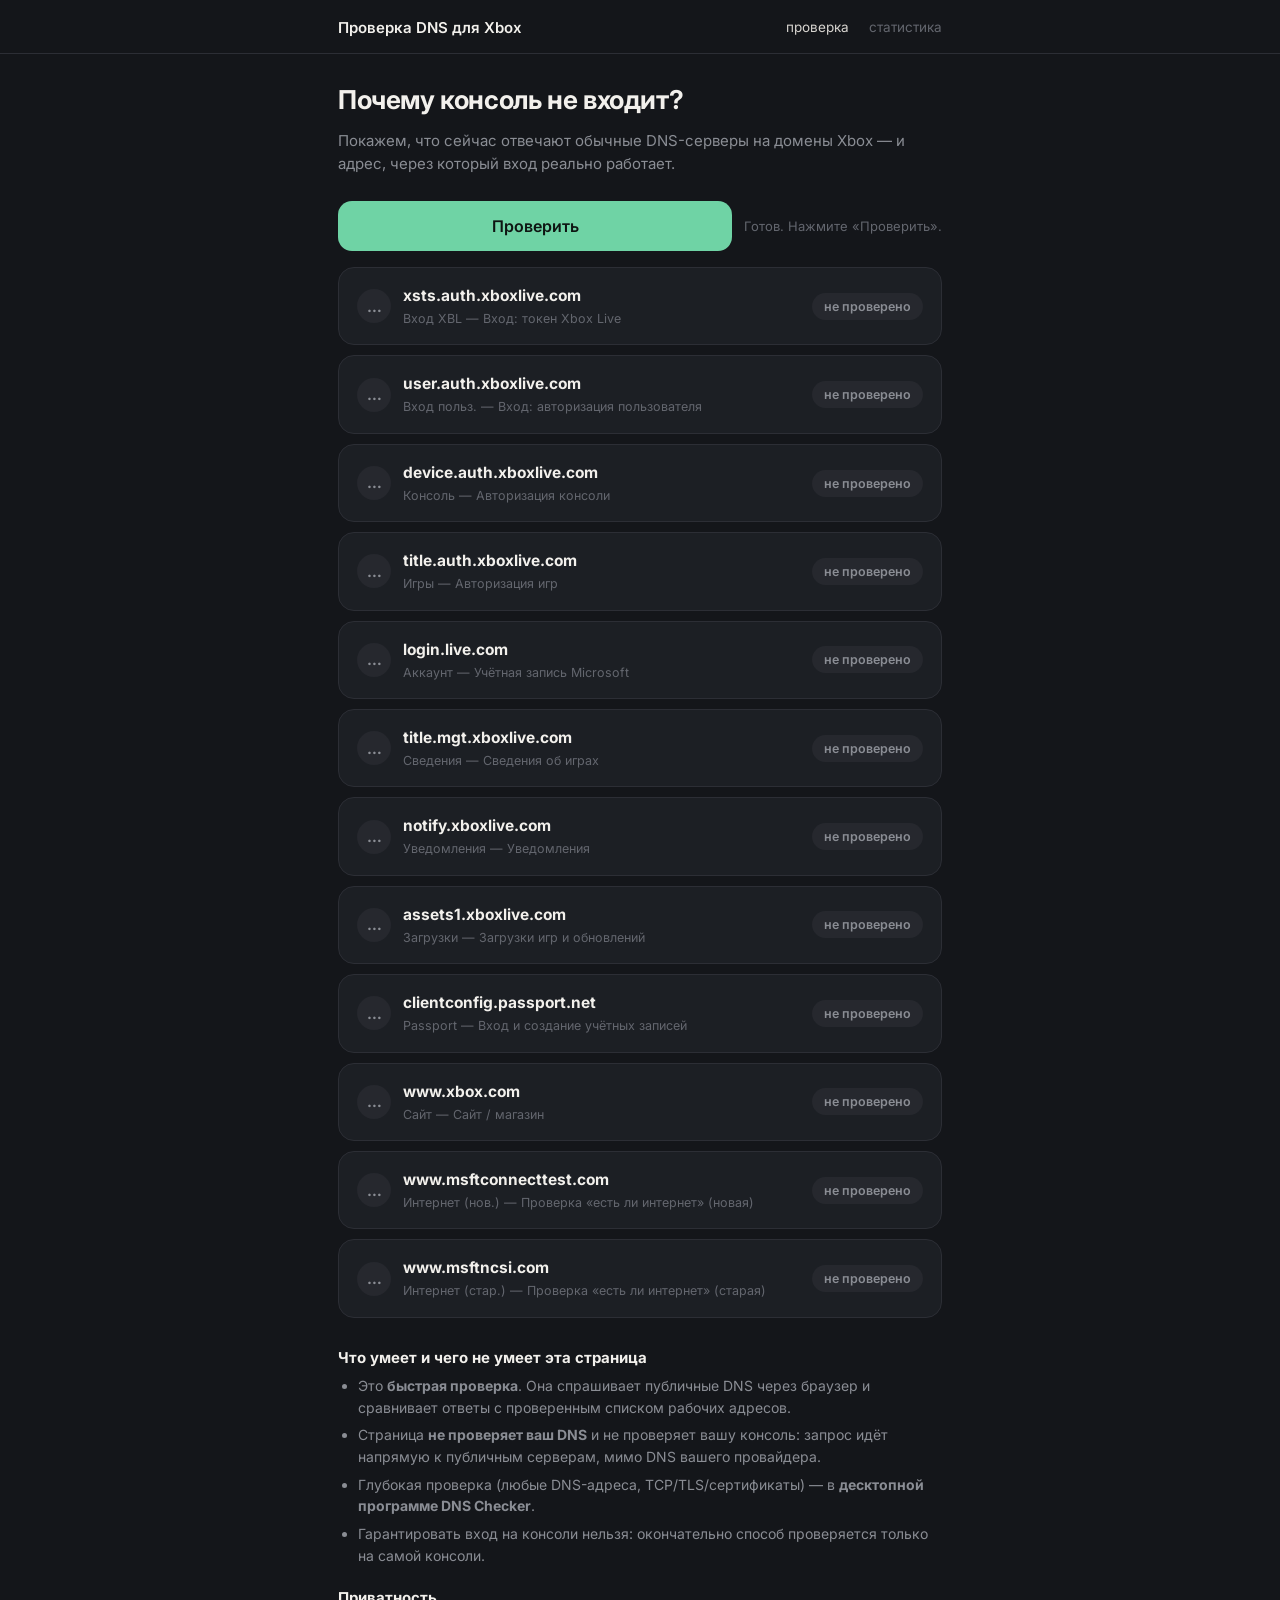
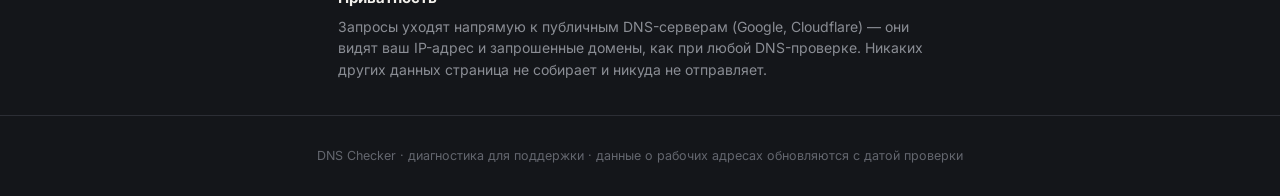
<file: docs/index.html>
<!DOCTYPE html>
<html lang="ru">
<head>
  <meta charset="UTF-8">
  <meta name="viewport" content="width=device-width, initial-scale=1.0">
  <title>Проверка DNS для Xbox</title>
  <link rel="preconnect" href="https://fonts.googleapis.com">
  <link rel="preconnect" href="https://fonts.gstatic.com" crossorigin>
  <link href="https://fonts.googleapis.com/css2?family=Inter:wght@400;500;600;700&display=swap" rel="stylesheet">
  <link rel="stylesheet" href="style.css">
</head>
<body>
  <header class="site-header">
    <div class="wrap sd-top">
      <div class="sd-logo">Проверка DNS для Xbox</div>
      <nav class="sd-nav">
        <span class="on">проверка</span>
        <a href="dashboard.html">статистика</a>
      </nav>
    </div>
  </header>

  <main class="wrap">
    <h1 class="sd-h1">Почему консоль не входит?</h1>
    <p class="sd-sub">Покажем, что сейчас отвечают обычные DNS-серверы на домены Xbox —
      и адрес, через который вход реально работает.</p>

    <div class="controls">
      <button id="check-all" class="sd-cta">Проверить</button>
      <span id="status-line" class="status-line" role="status"></span>
    </div>

    <div id="error-banner" class="error-banner" hidden></div>
    <div id="summary" class="sd-note" hidden></div>

    <section id="results" class="cards"></section>

    <section id="feedback-panel" class="feedback-panel" hidden>
      <h2>Проверили на консоли?</h2>
      <p class="fb-question">Вошёл ли вход в Xbox Live после смены DNS?</p>
      <div class="fb-buttons" id="fb-step1">
        <button data-outcome="worked" class="fb-btn fb-green">Вход заработал</button>
        <button data-outcome="same_error" class="fb-btn fb-yellow">Та же ошибка</button>
        <button data-outcome="different_error" class="fb-btn fb-red">Другая ошибка</button>
        <button data-outcome="unknown" class="fb-btn fb-gray">Не знаю / не проверял</button>
      </div>
      <div id="fb-step2" class="fb-step2" hidden>
        <p class="fb-question">Где прописан DNS? (можно не отвечать — но так статистика точнее)</p>
        <div class="fb-buttons">
          <button data-applied="console" class="fb-btn">На консоли</button>
          <button data-applied="router" class="fb-btn">На роутере</button>
          <button data-applied="both" class="fb-btn">И там, и там</button>
          <button data-applied="unknown" class="fb-btn fb-gray">Не скажу</button>
        </div>
      </div>
      <p class="fb-note">Анонимно: только результат, место настройки и итог проверки.
        Без имени, IP и данных абонента.</p>
      <p id="fb-status" class="fb-status" role="status"></p>
    </section>

    <section class="notes">
      <h2>Что умеет и чего не умеет эта страница</h2>
      <ul>
        <li>Это <strong>быстрая проверка</strong>. Она спрашивает публичные DNS через браузер
          и сравнивает ответы с проверенным списком рабочих адресов.</li>
        <li>Страница <strong>не проверяет ваш DNS</strong> и не проверяет вашу консоль:
          запрос идёт напрямую к публичным серверам, мимо DNS вашего провайдера.</li>
        <li>Глубокая проверка (любые DNS-адреса, TCP/TLS/сертификаты) — в
          <strong>десктопной программе DNS Checker</strong>.</li>
        <li>Гарантировать вход на консоли нельзя: окончательно способ проверяется
          только на самой консоли.</li>
      </ul>
      <h2>Приватность</h2>
      <p>Запросы уходят напрямую к публичным DNS-серверам (Google, Cloudflare) —
        они видят ваш IP-адрес и запрошенные домены, как при любой DNS-проверке.
        Никаких других данных страница не собирает и никуда не отправляет.</p>
    </section>
  </main>

  <footer class="site-footer">
    <p>DNS Checker · диагностика для поддержки · данные о рабочих адресах обновляются с датой проверки</p>
  </footer>

  <script src="config.js"></script>
  <script src="app.js"></script>
  <script src="feedback.js"></script>
</body>
</html>
</file>
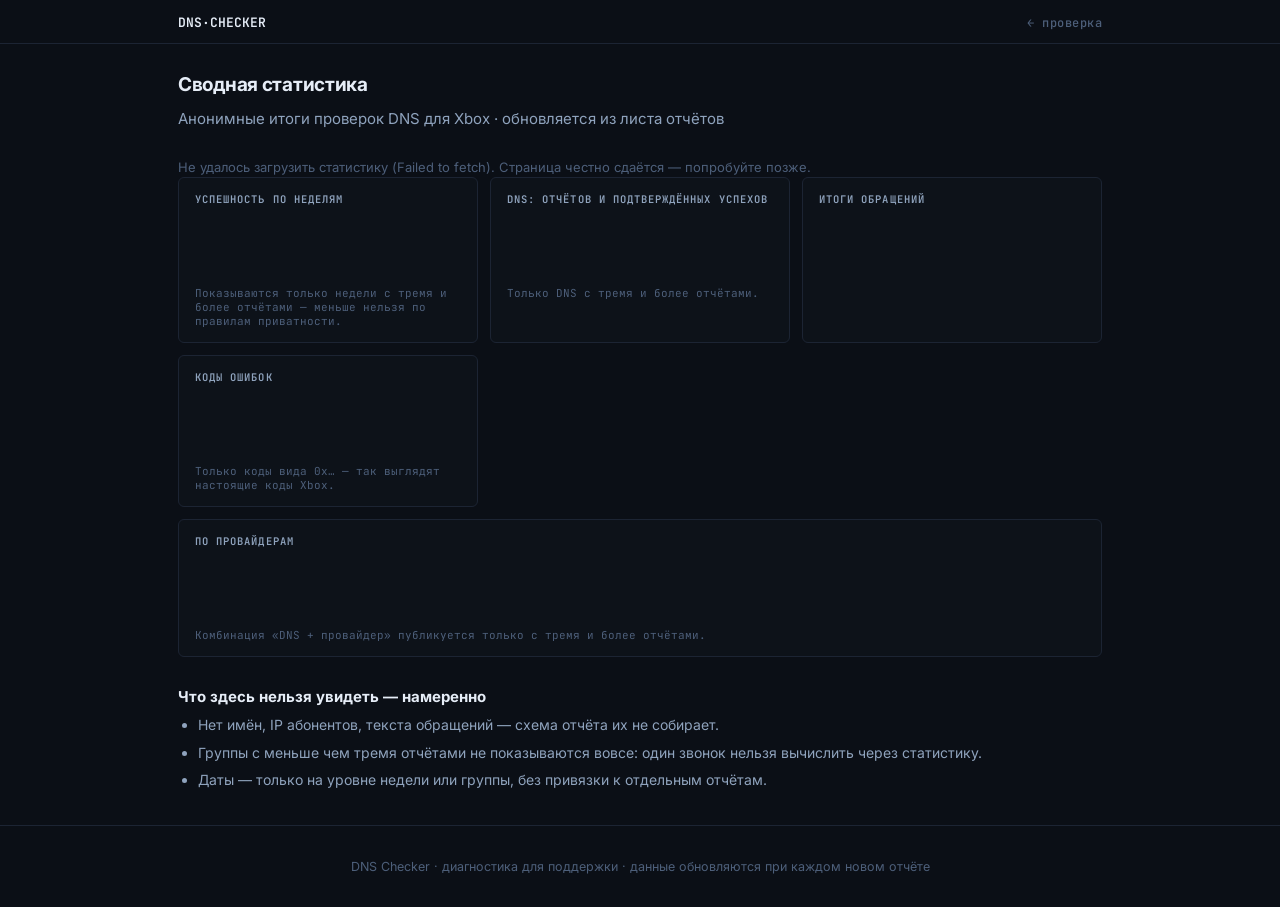
<file: docs/dashboard.html>
<!DOCTYPE html>
<html lang="ru">
<head>
  <meta charset="UTF-8">
  <meta name="viewport" content="width=device-width, initial-scale=1.0">
  <title>DNS Checker — сводная статистика</title>
  <link rel="preconnect" href="https://fonts.googleapis.com">
  <link rel="preconnect" href="https://fonts.gstatic.com" crossorigin>
  <link href="https://fonts.googleapis.com/css2?family=Inter:wght@400;500;600;700&family=JetBrains+Mono:wght@400;600&display=swap" rel="stylesheet">
  <link rel="stylesheet" href="style.css">
</head>
<body class="dash">
  <header class="site-header">
    <div class="wrap sd-top">
      <div class="sd-logo">DNS·CHECKER</div>
      <nav class="sd-nav">
        <a href="index.html">← проверка</a>
      </nav>
    </div>
  </header>

  <main class="wrap">
    <h1 class="sd-h1" style="font-size:19px">Сводная статистика</h1>
    <p class="sd-sub">Анонимные итоги проверок DNS для Xbox · обновляется из листа отчётов</p>

    <div id="dash-status" class="status-line">Загружаю статистику…</div>

    <section class="kpi-row" id="kpi-row" hidden>
      <div class="kpi-card"><div class="kpi-value" id="kpi-reports">—</div><div class="kpi-label">всего отчётов</div></div>
      <div class="kpi-card"><div class="kpi-value" id="kpi-rate">—</div><div class="kpi-label">подтверждённых успехов*</div></div>
      <div class="kpi-card"><div class="kpi-value" id="kpi-networks">—</div><div class="kpi-label">активных сетей (провайдеров)</div></div>
      <div class="kpi-card"><div class="kpi-value" id="kpi-30d">—</div><div class="kpi-label">отчётов за 30 дней</div></div>
    </section>
    <p class="dash-note" id="kpi-note" hidden>* успехи / все известные итоги («не знаю» не считается)</p>

    <section class="dash-grid">
      <div class="dash-panel" id="panel-week">
        <h2>Успешность по неделям</h2>
        <div class="panel-body" id="chart-week"></div>
        <p class="panel-note">Показываются только недели с тремя и более отчётами — меньше нельзя по правилам приватности.</p>
      </div>

      <div class="dash-panel" id="panel-dns">
        <h2>DNS: отчётов и подтверждённых успехов</h2>
        <div class="panel-body" id="chart-dns"></div>
        <p class="panel-note">Только DNS с тремя и более отчётами.</p>
      </div>

      <div class="dash-panel" id="panel-outcome">
        <h2>Итоги обращений</h2>
        <div class="panel-body" id="chart-outcome"></div>
      </div>

      <div class="dash-panel" id="panel-errors">
        <h2>Коды ошибок</h2>
        <div class="panel-body" id="table-errors"></div>
        <p class="panel-note">Только коды вида 0x… — так выглядят настоящие коды Xbox.</p>
      </div>

      <div class="dash-panel dash-wide" id="panel-org">
        <h2>По провайдерам</h2>
        <div class="panel-body" id="table-org"></div>
        <p class="panel-note">Комбинация «DNS + провайдер» публикуется только с тремя и более отчётами.</p>
      </div>
    </section>

    <section class="notes">
      <h2>Что здесь нельзя увидеть — намеренно</h2>
      <ul>
        <li>Нет имён, IP абонентов, текста обращений — схема отчёта их не собирает.</li>
        <li>Группы с меньше чем тремя отчётами не показываются вовсе: один звонок нельзя
          вычислить через статистику.</li>
        <li>Даты — только на уровне недели или группы, без привязки к отдельным отчётам.</li>
      </ul>
    </section>
  </main>

  <footer class="site-footer">
    <p>DNS Checker · диагностика для поддержки · данные обновляются при каждом новом отчёте</p>
  </footer>

  <script src="config.js"></script>
  <script src="dashboard.js"></script>
</body>
</html>
</file>
<file: docs/style.css>
/* DNS Checker — Platform 2.0 design system.
   Лицо 1 (публичное): «Soft Dark» — тёплый тёмный, карточки-вердикты, крупный тип.
   Лицо 2 (профессиональное): «Network Console» — графит, моноширинные цифры,
   плотные панели. Акцент общий: #6fd3a5 / #3fd68f (сигнальный зелёный). */

:root {
  --bg: #14161a;
  --surface: #1c1f24;
  --surface2: #26282e;
  --border: #2c2e35;
  --text: #f2f0ec;
  --body: #d8d5d0;
  --muted: #8a8d94;
  --faint: #63666e;
  --accent: #6fd3a5;
  --accent-ink: #0e1512;
  --warn: #e8c33f;
  --warn-bg: #3a3220;
  --bad: #e0564b;
  --bad-bg: #3d2320;
  --ok-bg: #1e3327;
}

* { box-sizing: border-box; }

[hidden] { display: none !important; }

body {
  margin: 0;
  background: var(--bg);
  color: var(--body);
  font-family: "Inter", system-ui, "Segoe UI", Arial, sans-serif;
  font-size: 16px;
  line-height: 1.55;
}

.wrap { max-width: 640px; margin: 0 auto; padding: 0 18px; }

/* --- Шапка --- */

.site-header {
  background: var(--bg);
  border-bottom: 1px solid var(--border);
  margin-bottom: 26px;
}

.sd-top { display: flex; justify-content: space-between; align-items: center; padding-top: 16px; padding-bottom: 14px; }
.sd-logo { font-weight: 600; font-size: 15px; color: var(--text); }
.sd-nav { color: var(--faint); font-size: 13.5px; display: flex; gap: 20px; }
.sd-nav a { color: var(--faint); text-decoration: none; }
.sd-nav a:hover { color: var(--accent); }
.sd-nav .on { color: var(--body); }

/* --- Заголовок и кнопка --- */

.sd-h1 { font-size: 26px; font-weight: 700; color: var(--text); letter-spacing: -0.015em; margin: 0 0 8px; }
.sd-sub { color: var(--muted); margin: 0 0 26px; font-size: 15px; line-height: 1.55; }

.controls { display: flex; align-items: center; gap: 12px; flex-wrap: wrap; margin-bottom: 16px; }

.sd-cta {
  flex: 1;
  min-width: 200px;
  background: var(--accent);
  color: var(--accent-ink);
  font: 600 16px "Inter", sans-serif;
  border: none;
  padding: 15px 20px;
  border-radius: 14px;
  cursor: pointer;
}
.sd-cta:disabled { opacity: .6; cursor: default; }

.status-line { color: var(--faint); font-size: 13px; }

.error-banner {
  background: var(--bad-bg);
  border: 1px solid var(--bad);
  border-radius: 12px;
  padding: 12px 16px;
  margin-bottom: 14px;
  font-size: 14px;
}

.sd-note {
  background: var(--surface);
  border-radius: 14px;
  padding: 14px 18px;
  margin: 0 0 16px;
  color: var(--muted);
  font-size: 14.5px;
  line-height: 1.55;
}

/* --- Карточки-вердикты --- */

.cards { margin-bottom: 8px; }

.v-card {
  background: var(--surface);
  border: 1px solid var(--border);
  border-radius: 16px;
  padding: 16px 18px;
  margin-bottom: 10px;
}

.v-head { display: flex; align-items: center; gap: 12px; }

.v-ico {
  width: 34px; height: 34px; border-radius: 50%;
  display: flex; align-items: center; justify-content: center;
  font-weight: 700; flex: none; font-size: 15px;
}
.i-ok   { background: var(--ok-bg); color: var(--accent); }
.i-warn { background: var(--warn-bg); color: var(--warn); }
.i-bad  { background: var(--bad-bg); color: var(--bad); }
.i-gray { background: var(--surface2); color: var(--muted); }

.v-title { flex: 1; min-width: 0; }
.v-title b { color: var(--text); font-size: 15.5px; display: block;
  overflow: hidden; text-overflow: ellipsis; white-space: nowrap; }
.v-title span { color: var(--faint); font-size: 12.5px; display: block; margin-top: 1px;
  overflow: hidden; text-overflow: ellipsis; white-space: nowrap; }

.v-badge {
  font: 600 12.5px "Inter", sans-serif;
  padding: 6px 12px; border-radius: 999px; white-space: nowrap; flex: none;
  max-width: 46%;
  overflow: hidden; text-overflow: ellipsis;
}
.s-ok   { background: var(--ok-bg); color: var(--accent); }
.s-warn { background: var(--warn-bg); color: var(--warn); }
.s-bad  { background: var(--bad-bg); color: var(--bad); }
.s-gray { background: var(--surface2); color: var(--muted); }

.v-det { margin: 10px 0 0 46px; font-size: 13.5px; color: var(--muted); line-height: 1.6; }
.v-det p { margin: 0 0 4px; }
.v-det b { color: var(--body); font-weight: 600; }
.v-hint { color: var(--warn); }
.v-work { color: var(--accent); }
.v-work b { color: var(--accent); }

.v-toggle {
  background: none; border: none; color: var(--accent);
  cursor: pointer; font-size: 13px; padding: 6px 0 0 46px;
  text-decoration: underline; text-underline-offset: 3px;
}

/* --- Панель обратной связи --- */

.feedback-panel {
  background: var(--surface);
  border: 1px solid var(--border);
  border-radius: 16px;
  padding: 18px 20px;
  margin-top: 22px;
}

.feedback-panel h2 { margin: 0 0 4px; font-size: 17px; color: var(--text); }

.fb-question { margin: 2px 0 12px; color: var(--muted); font-size: 14px; }

.fb-buttons { display: flex; flex-wrap: wrap; gap: 8px; margin-bottom: 8px; }

.fb-btn {
  background: var(--surface2);
  color: var(--body);
  border: 1px solid var(--border);
  border-radius: 999px;
  padding: 9px 16px;
  font: 500 13.5px "Inter", sans-serif;
  cursor: pointer;
}
.fb-btn:hover { border-color: var(--accent); }
.fb-btn:disabled { opacity: .5; cursor: default; }
.fb-btn.picked { border-color: var(--accent); background: var(--ok-bg); color: var(--accent); }

.fb-green { border-left: 3px solid var(--accent); }
.fb-yellow { border-left: 3px solid var(--warn); }
.fb-red { border-left: 3px solid var(--bad); }
.fb-gray { border-left: 3px solid var(--faint); }

.fb-step2 { margin-top: 12px; border-top: 1px dashed var(--border); padding-top: 12px; }

.fb-note { color: var(--faint); font-size: 12px; margin: 6px 0 0; }
.fb-status { color: var(--accent); font-size: 13.5px; min-height: 1.2em; margin: 10px 0 0; }

/* --- Примечания --- */

.notes { margin-top: 28px; color: var(--muted); font-size: 14px; }
.notes h2 { color: var(--text); font-size: 15px; margin: 20px 0 6px; }
.notes ul { padding-left: 20px; margin: 0; }
.notes li { margin-bottom: 6px; }
.notes p { margin: 0; }

.site-footer {
  border-top: 1px solid var(--border);
  margin-top: 34px;
  padding: 18px;
  text-align: center;
  color: var(--faint);
  font-size: 12.5px;
}

/* ==================================================================
   Лицо 2 — NETWORK CONSOLE (дашборд). body.dash переключает тему.
   ================================================================== */

body.dash {
  --bg: #0b0f16;
  --surface: #0d1219;
  --surface2: #10151f;
  --border: #1c2433;
  --text: #e6edf7;
  --body: #c9d4e3;
  --muted: #8fa3bd;
  --faint: #4d5f7a;
  --accent: #3fd68f;
  --accent-ink: #04120b;
  --warn: #e8c33f;
  --warn-bg: #241f0e;
  --bad: #e0564b;
  --bad-bg: #3d1a16;
  --ok-bg: #0d2417;
  font-size: 14px;
}

body.dash .wrap { max-width: 960px; }

body.dash .sd-top { padding-top: 14px; padding-bottom: 12px; }
body.dash .sd-logo { font: 600 13px "JetBrains Mono", Consolas, monospace; }
body.dash .sd-nav { font: 500 12px "JetBrains Mono", Consolas, monospace; letter-spacing: .04em; }

body.dash .kpi-row {
  display: grid;
  grid-template-columns: repeat(auto-fit, minmax(150px, 1fr));
  gap: 1px;
  background: var(--border);
  border: 1px solid var(--border);
  border-radius: 6px;
  overflow: hidden;
  margin: 14px 0 16px;
}
body.dash .kpi-card { background: var(--bg); border: none; border-radius: 0; padding: 14px 16px; text-align: left; }
body.dash .kpi-value { font: 600 26px "JetBrains Mono", Consolas, monospace; color: var(--text); }
body.dash .kpi-label {
  font: 600 9.5px "JetBrains Mono", Consolas, monospace;
  text-transform: uppercase; letter-spacing: .1em; color: var(--faint); margin-top: 4px;
}
body.dash .dash-note { font: 400 11px "JetBrains Mono", Consolas, monospace; color: var(--faint); margin: -8px 0 14px; }

body.dash .dash-grid { display: grid; grid-template-columns: repeat(auto-fit, minmax(300px, 1fr)); gap: 12px; }
body.dash .dash-panel { background: var(--surface); border: 1px solid var(--border); border-radius: 6px; padding: 14px 16px; }
body.dash .dash-wide { grid-column: 1 / -1; }
body.dash .dash-panel h2 { font: 600 10.5px "JetBrains Mono", Consolas, monospace; text-transform: uppercase; letter-spacing: .1em; color: var(--muted); margin: 0 0 12px; }
body.dash .panel-body { min-height: 60px; }
body.dash .panel-note { font: 400 11px "JetBrains Mono", Consolas, monospace; color: var(--faint); margin: 8px 0 0; }

body.dash .dash-empty {
  color: var(--faint); font-size: 12.5px;
  border: 1px dashed var(--border); border-radius: 5px;
  padding: 14px; text-align: center;
}

body.dash .chart { width: 100%; height: auto; }
body.dash .chart .grid { stroke: var(--border); stroke-width: 1; }
body.dash .chart .axis { fill: var(--faint); font-size: 10.5px; font-family: "JetBrains Mono", Consolas, monospace; }
body.dash .chart .line { fill: none; stroke: var(--accent); stroke-width: 2; }
body.dash .chart .dot { fill: var(--accent); stroke: var(--bg); stroke-width: 1; }

body.dash .bar-row { display: grid; grid-template-columns: 110px 1fr 96px; align-items: center; gap: 10px; margin-bottom: 8px; font-size: 12px; }
body.dash .bar-label { font-family: "JetBrains Mono", Consolas, monospace; font-size: 11.5px; color: var(--body); overflow: hidden; text-overflow: ellipsis; white-space: nowrap; }
body.dash .bar-track { position: relative; height: 11px; background: var(--surface2); border: 1px solid var(--border); }
body.dash .bar-total { position: absolute; left: 0; top: 0; bottom: 0; background: #1d5236; }
body.dash .bar-worked { position: absolute; left: 0; top: 0; bottom: 0; background: var(--accent); }
body.dash .bar-value { color: var(--faint); font: 11px "JetBrains Mono", Consolas, monospace; text-align: right; }

body.dash .donut-wrap { display: flex; align-items: center; gap: 18px; flex-wrap: wrap; }
body.dash .donut { width: 120px; height: 120px; flex: none; }
body.dash .donut-seg { fill: none; stroke-width: 20; }
body.dash .donut-total { fill: var(--text); font: 600 24px "JetBrains Mono", Consolas, monospace; }
body.dash .donut-sub { fill: var(--faint); font-size: 10px; }
body.dash .legend { display: flex; flex-direction: column; gap: 4px; font-size: 12.5px; }
body.dash .legend-item { display: flex; align-items: center; gap: 8px; }
body.dash .legend-swatch { width: 10px; height: 10px; border-radius: 2px; display: inline-block; }

body.dash .dash-table { width: 100%; border-collapse: collapse; font-size: 12.5px; }
body.dash .dash-table th { text-align: left; font: 600 10px "JetBrains Mono", Consolas, monospace; text-transform: uppercase; letter-spacing: .08em; color: var(--faint); padding: 4px 8px 4px 0; border-bottom: 1px solid var(--border); }
body.dash .dash-table td { padding: 6px 8px 6px 0; border-bottom: 1px solid var(--surface2); color: var(--body); }
body.dash .dash-table td.mono, body.dash .dash-table td:first-child { font-family: "JetBrains Mono", Consolas, monospace; font-size: 11.5px; }

/* Мобильная адаптация общая */
@media (max-width: 560px) {
  .sd-h1 { font-size: 22px; }
  .v-badge { max-width: 52%; }
  .v-det, .v-toggle { padding-left: 0; margin-left: 0; }
}
</file>
